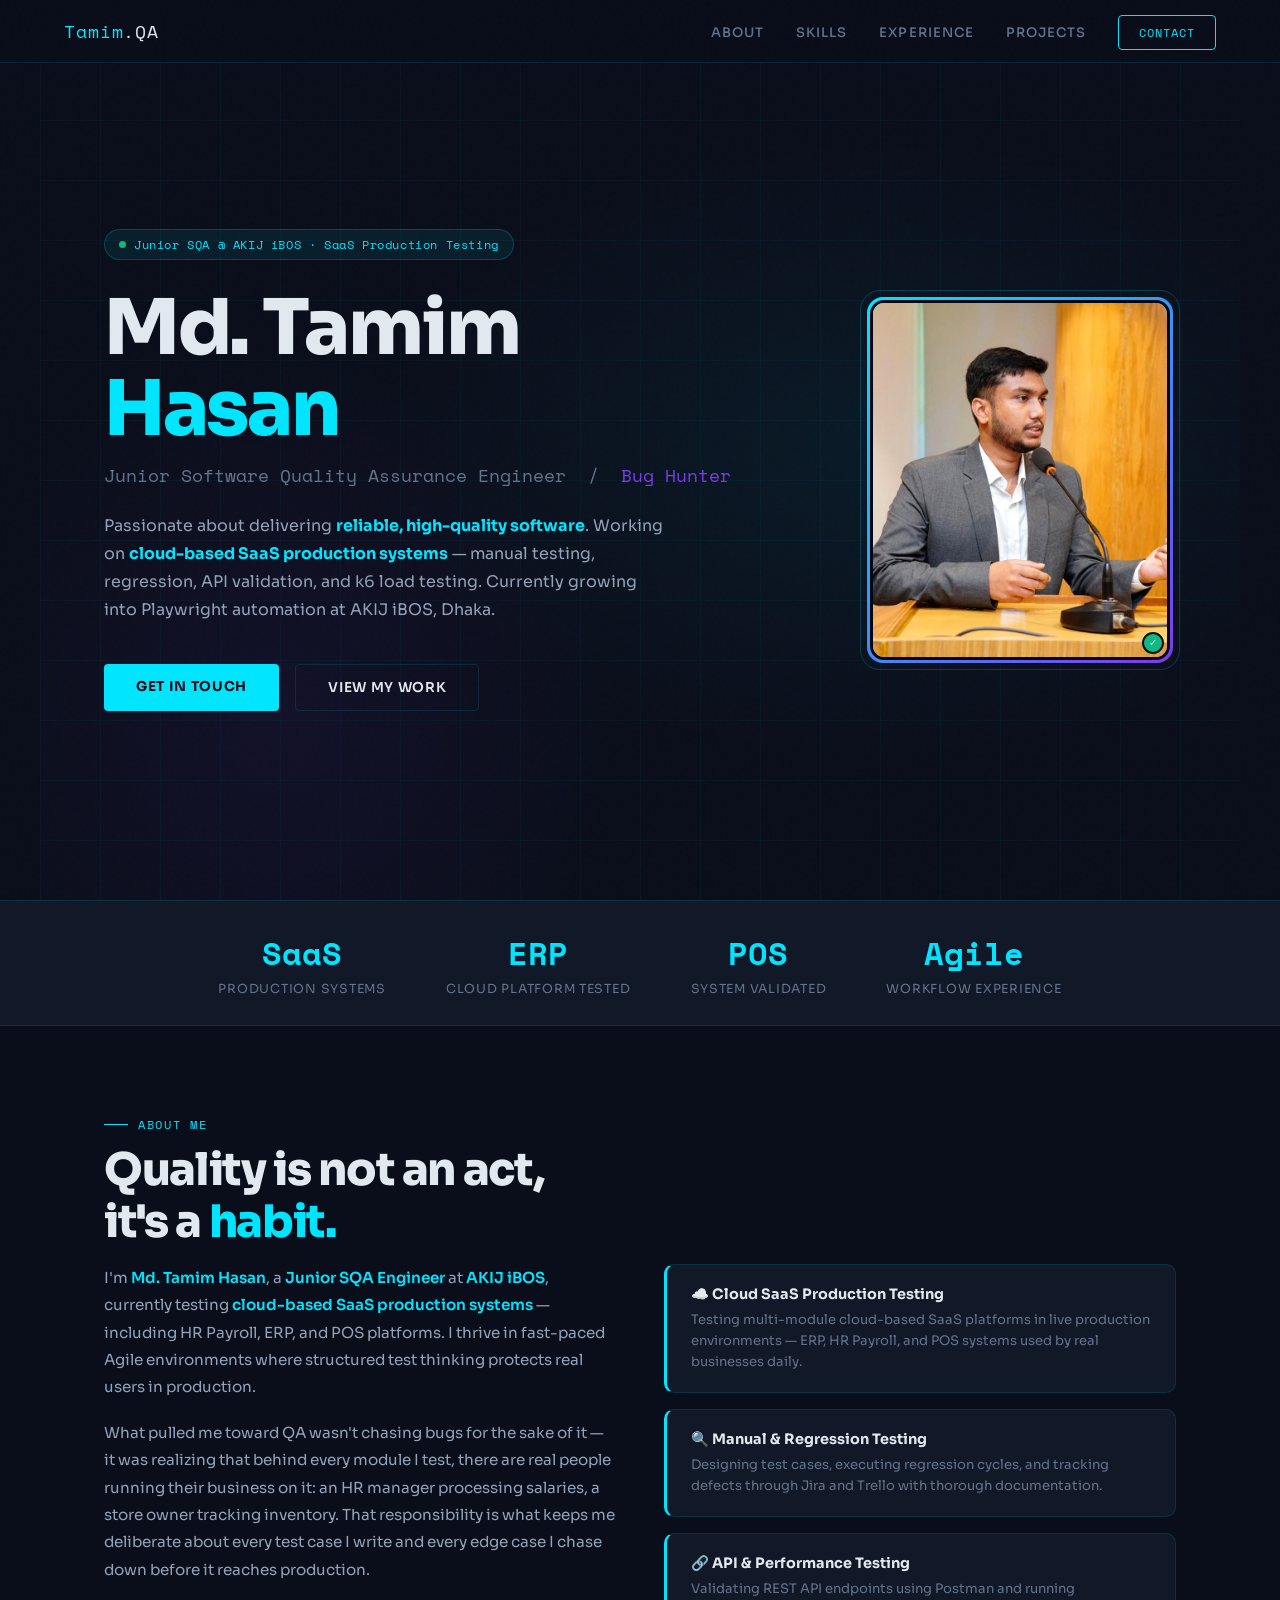
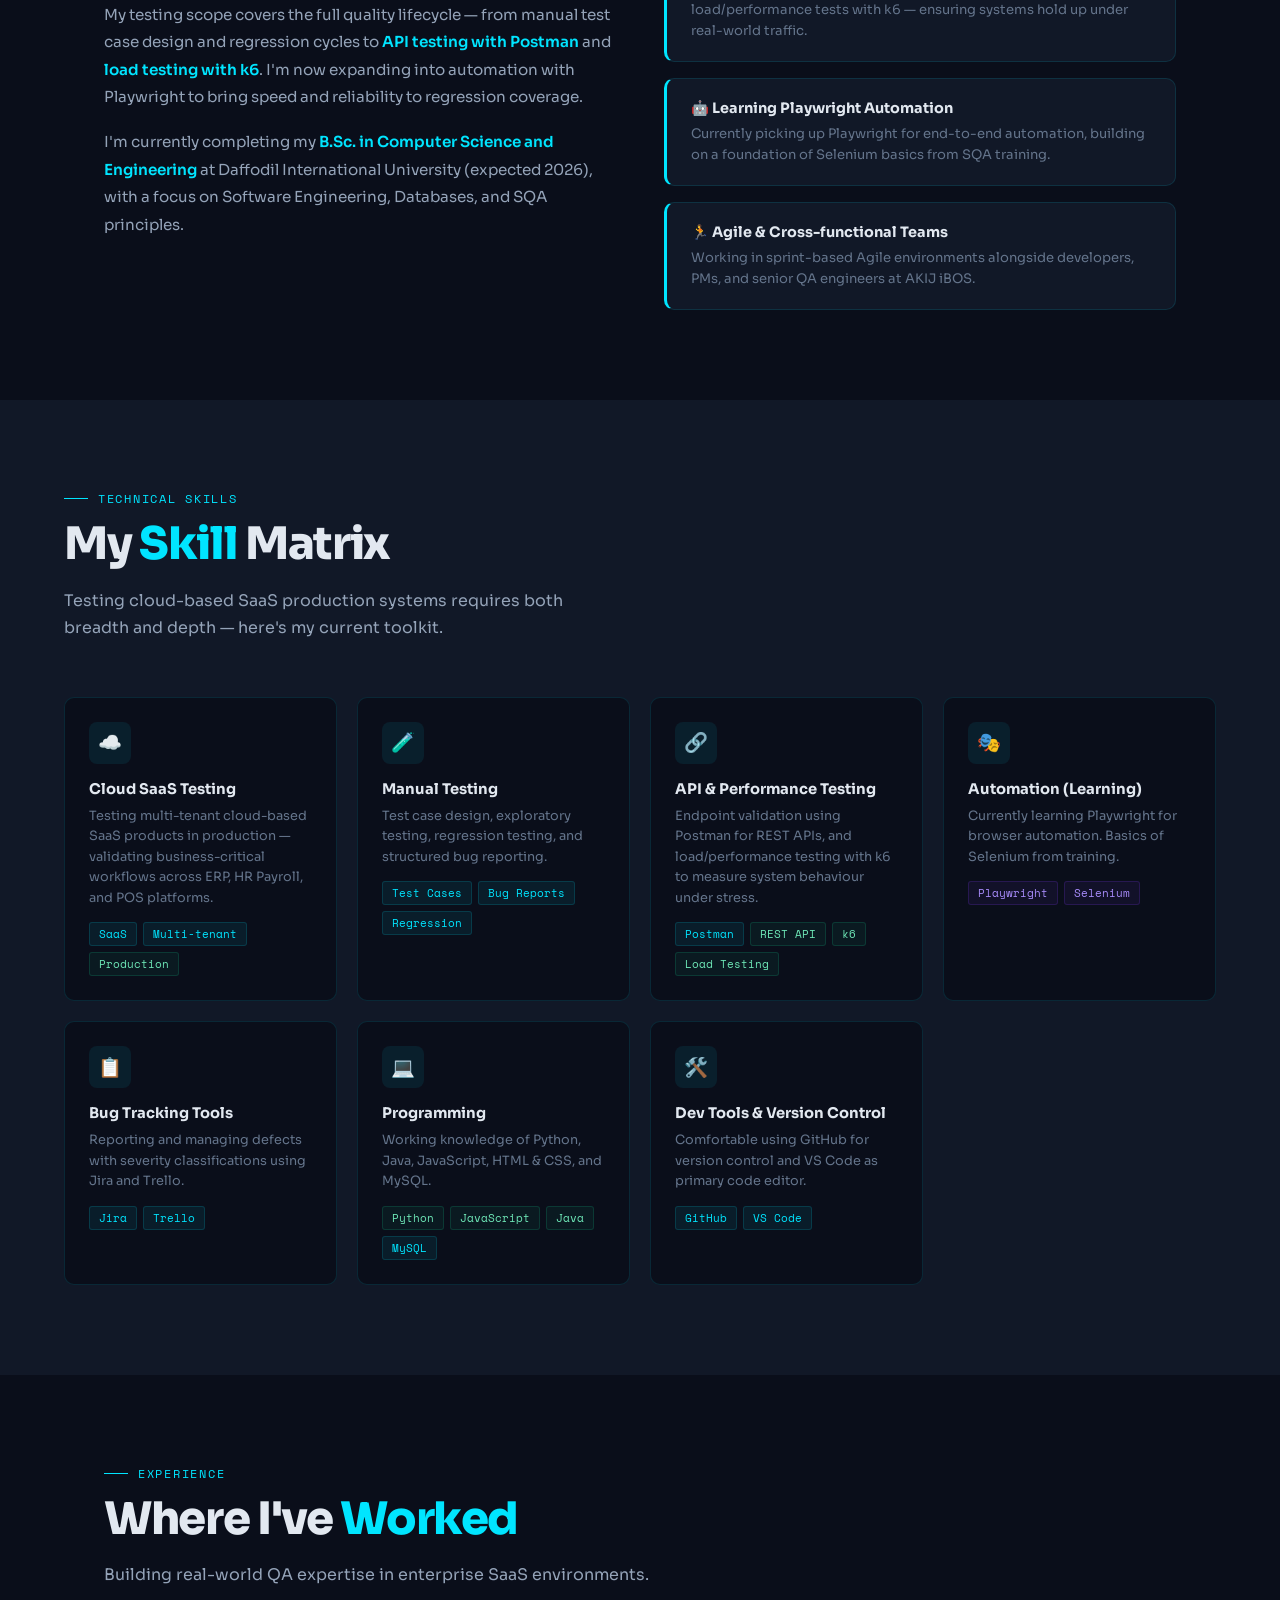
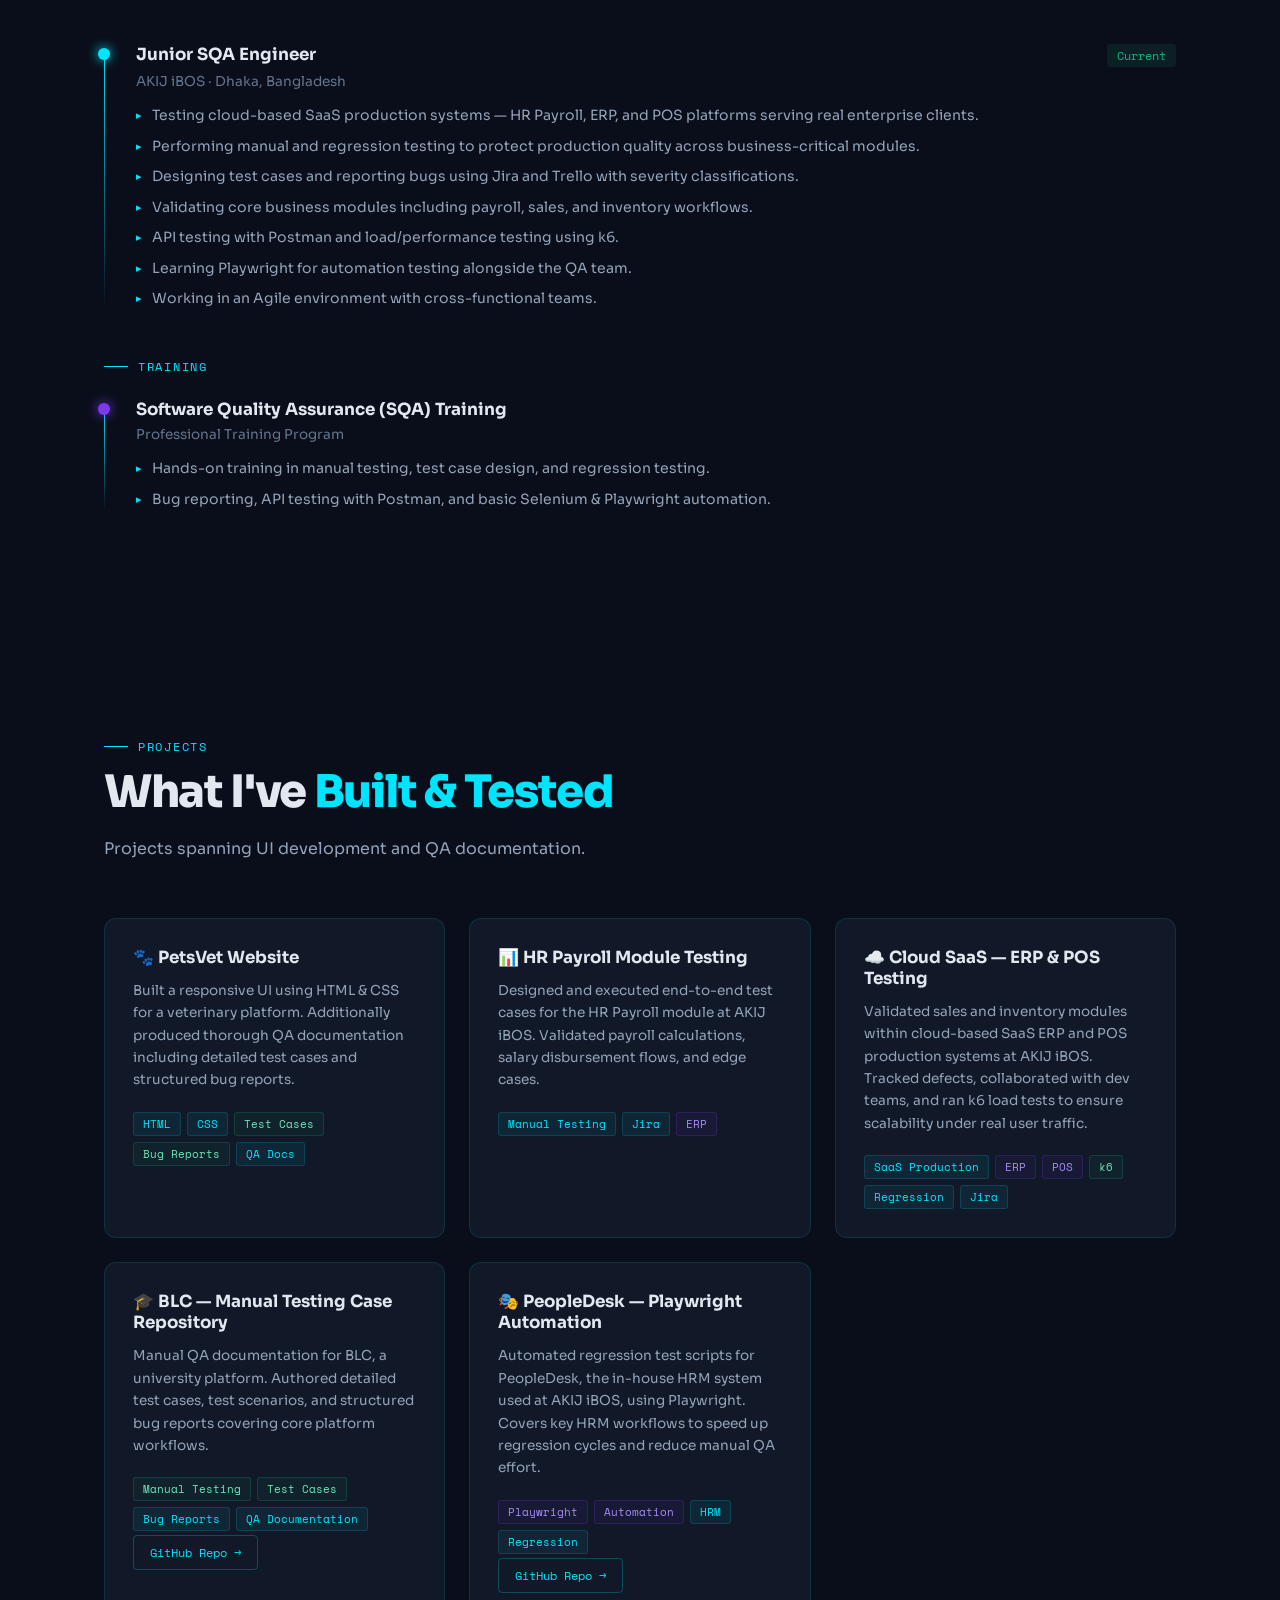
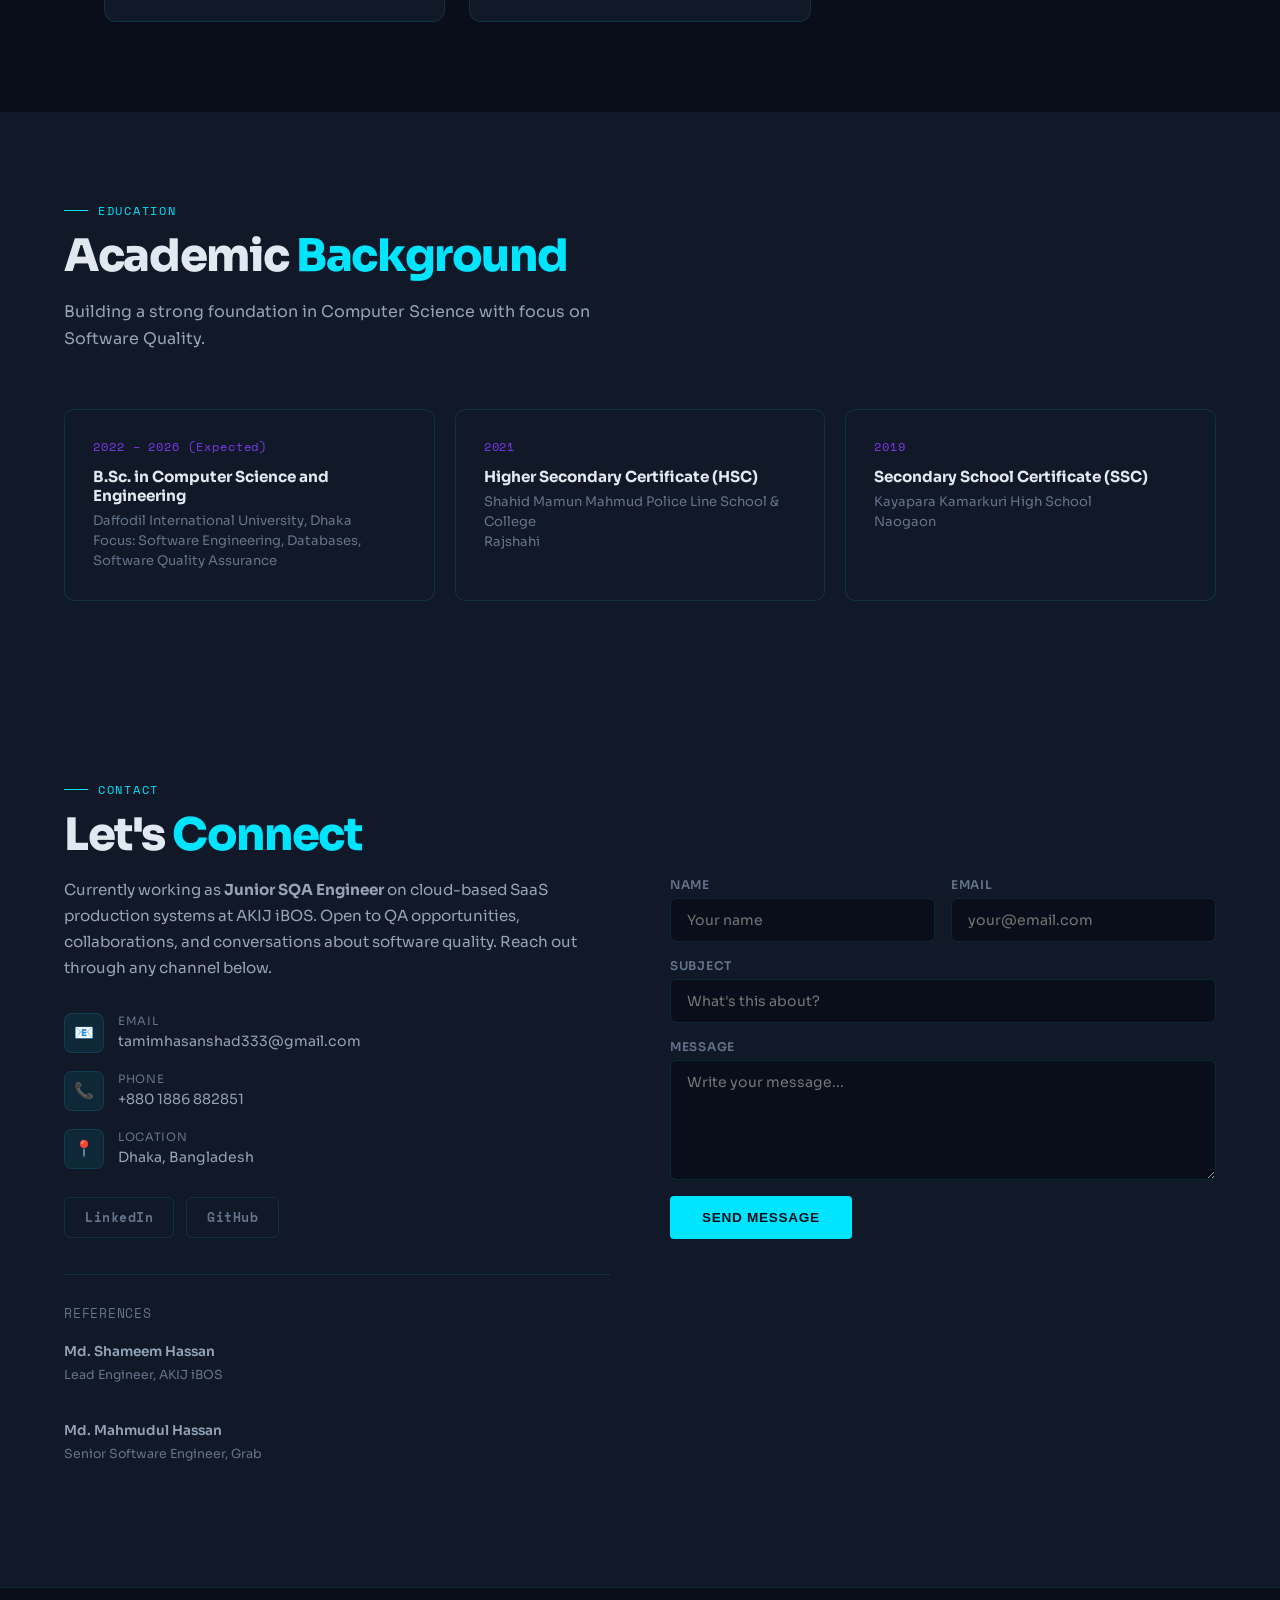
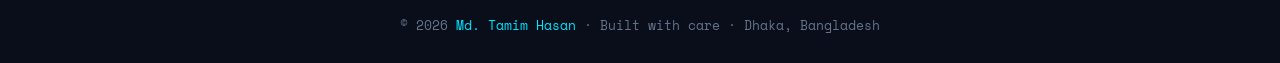
<file: index (3).html>
<!DOCTYPE html>
<html lang="en">
<head>
<meta charset="UTF-8">
<meta name="viewport" content="width=device-width, initial-scale=1.0">
<title>Md. Tamim Hasan | SQA Engineer · Cloud SaaS Testing</title>
<link href="https://fonts.googleapis.com/css2?family=Space+Mono:ital,wght@0,400;0,700;1,400&family=Sora:wght@300;400;500;600;700;800&display=swap" rel="stylesheet">
<style>
  :root {
    --bg: #0a0e1a;
    --surface: #111827;
    --surface2: #1a2236;
    --accent: #00e5ff;
    --accent2: #7c3aed;
    --accent3: #10b981;
    --text: #e2e8f0;
    --muted: #64748b;
    --border: rgba(0,229,255,0.12);
    --glow: 0 0 30px rgba(0,229,255,0.15);
  }

  * { margin: 0; padding: 0; box-sizing: border-box; }

  html { scroll-behavior: smooth; }

  body {
    font-family: 'Sora', sans-serif;
    background: var(--bg);
    color: var(--text);
    overflow-x: hidden;
  }

  /* NOISE OVERLAY */
  body::before {
    content: '';
    position: fixed;
    inset: 0;
    background-image: url("data:image/svg+xml,%3Csvg viewBox='0 0 256 256' xmlns='http://www.w3.org/2000/svg'%3E%3Cfilter id='noise'%3E%3CfeTurbulence type='fractalNoise' baseFrequency='0.9' numOctaves='4' stitchTiles='stitch'/%3E%3C/filter%3E%3Crect width='100%25' height='100%25' filter='url(%23noise)' opacity='0.035'/%3E%3C/svg%3E");
    pointer-events: none;
    z-index: 1000;
    opacity: 0.4;
  }

  /* NAV */
  nav {
    position: fixed;
    top: 0; left: 0; right: 0;
    z-index: 100;
    padding: 18px 5%;
    display: flex;
    justify-content: space-between;
    align-items: center;
    background: rgba(10,14,26,0.85);
    backdrop-filter: blur(16px);
    border-bottom: 1px solid var(--border);
  }

  .logo {
    font-family: 'Space Mono', monospace;
    font-size: 1.1rem;
    color: var(--accent);
    letter-spacing: 0.05em;
    text-decoration: none;
  }
  .logo span { color: var(--text); }

  .nav-links { display: flex; gap: 32px; list-style: none; }
  .nav-links a {
    font-size: 0.82rem;
    font-weight: 500;
    letter-spacing: 0.08em;
    text-transform: uppercase;
    color: var(--muted);
    text-decoration: none;
    transition: color 0.2s;
  }
  .nav-links a:hover { color: var(--accent); }

  .nav-cta {
    padding: 8px 20px;
    border: 1px solid var(--accent);
    border-radius: 4px;
    color: var(--accent) !important;
    font-family: 'Space Mono', monospace;
    font-size: 0.75rem !important;
    transition: background 0.2s, color 0.2s !important;
  }
  .nav-cta:hover { background: var(--accent) !important; color: var(--bg) !important; }

  /* HERO */
  #home {
    min-height: 100vh;
    display: flex;
    align-items: center;
    padding: 100px 5% 60px;
    position: relative;
    overflow: hidden;
  }

  .hero-bg {
    position: absolute;
    inset: 0;
    background:
      radial-gradient(ellipse 60% 50% at 70% 50%, rgba(0,229,255,0.06) 0%, transparent 70%),
      radial-gradient(ellipse 40% 60% at 20% 80%, rgba(124,58,237,0.07) 0%, transparent 70%);
  }

  .hero-grid {
    position: absolute;
    inset: 0;
    background-image:
      linear-gradient(rgba(0,229,255,0.03) 1px, transparent 1px),
      linear-gradient(90deg, rgba(0,229,255,0.03) 1px, transparent 1px);
    background-size: 60px 60px;
  }

  .hero-content {
    position: relative;
    z-index: 1;
    max-width: 720px;
  }

  .hero-badge {
    display: inline-flex;
    align-items: center;
    gap: 8px;
    padding: 6px 14px;
    background: rgba(0,229,255,0.08);
    border: 1px solid rgba(0,229,255,0.2);
    border-radius: 100px;
    font-size: 0.75rem;
    font-family: 'Space Mono', monospace;
    color: var(--accent);
    letter-spacing: 0.05em;
    margin-bottom: 28px;
    animation: fadeUp 0.6s ease both;
  }

  .status-dot {
    width: 7px; height: 7px;
    background: var(--accent3);
    border-radius: 50%;
    animation: pulse 2s infinite;
  }

  @keyframes pulse {
    0%, 100% { opacity: 1; transform: scale(1); }
    50% { opacity: 0.5; transform: scale(0.85); }
  }

  .hero-name {
    font-size: clamp(2.8rem, 6vw, 5rem);
    font-weight: 800;
    line-height: 1.05;
    letter-spacing: -0.03em;
    margin-bottom: 12px;
    animation: fadeUp 0.6s 0.1s ease both;
  }

  .hero-name .accent { color: var(--accent); }

  .hero-title {
    font-family: 'Space Mono', monospace;
    font-size: clamp(0.9rem, 2vw, 1.1rem);
    color: var(--muted);
    margin-bottom: 24px;
    animation: fadeUp 0.6s 0.2s ease both;
  }

  .hero-title span { color: var(--accent2); }

  .hero-desc {
    font-size: 1rem;
    line-height: 1.75;
    color: #94a3b8;
    max-width: 560px;
    margin-bottom: 40px;
    animation: fadeUp 0.6s 0.3s ease both;
  }

  .hero-actions {
    display: flex;
    gap: 16px;
    flex-wrap: wrap;
    animation: fadeUp 0.6s 0.4s ease both;
  }

  .btn-primary {
    padding: 14px 32px;
    background: var(--accent);
    color: var(--bg);
    font-weight: 700;
    font-size: 0.85rem;
    letter-spacing: 0.05em;
    text-transform: uppercase;
    border: none;
    border-radius: 4px;
    cursor: pointer;
    text-decoration: none;
    transition: transform 0.2s, box-shadow 0.2s;
  }
  .btn-primary:hover { transform: translateY(-2px); box-shadow: 0 8px 24px rgba(0,229,255,0.3); }

  .btn-secondary {
    padding: 14px 32px;
    background: transparent;
    color: var(--text);
    font-weight: 600;
    font-size: 0.85rem;
    letter-spacing: 0.05em;
    text-transform: uppercase;
    border: 1px solid var(--border);
    border-radius: 4px;
    cursor: pointer;
    text-decoration: none;
    transition: border-color 0.2s, color 0.2s;
  }
  .btn-secondary:hover { border-color: var(--accent); color: var(--accent); }

  /* Right panel in hero */
  .hero-right {
    position: absolute;
    right: 5%;
    top: 50%;
    transform: translateY(-50%);
    display: none;
    flex-direction: column;
    align-items: center;
    gap: 20px;
    width: 320px;
    animation: fadeIn 0.8s 0.5s ease both;
  }

  @media(min-width: 1100px) { .hero-right { display: flex; } }

  /* Profile photo */
  .hero-photo-wrap {
    position: relative;
    width: 300px;
    height: 360px;
    flex-shrink: 0;
    margin-top: 60px;
  }

  .hero-photo-wrap::before {
    content: '';
    position: absolute;
    inset: -3px;
    border-radius: 16px;
    background: linear-gradient(135deg, var(--accent), var(--accent2));
    z-index: 0;
  }

  .hero-photo-wrap::after {
    content: '';
    position: absolute;
    inset: -10px;
    border-radius: 20px;
    border: 1px solid rgba(0,229,255,0.2);
    z-index: 0;
  }

  .hero-photo {
    position: relative;
    z-index: 1;
    width: 100%;
    height: 100%;
    border-radius: 14px;
    object-fit: cover;
    object-position: top center;
    border: 3px solid var(--bg);
    filter: contrast(1.05) brightness(1.02);
  }

  .hero-photo-badge {
    position: absolute;
    bottom: 6px;
    right: 6px;
    z-index: 2;
    background: var(--accent3);
    border: 2px solid var(--bg);
    border-radius: 50%;
    width: 22px;
    height: 22px;
    display: flex;
    align-items: center;
    justify-content: center;
    font-size: 0.6rem;
  }



  .code-dot:nth-child(1) { background: #ff5f57; }
  .code-dot:nth-child(2) { background: #febc2e; }
  .code-dot:nth-child(3) { background: #28c840; }


  /* STATS */
  .stats-bar {
    background: var(--surface);
    border-top: 1px solid var(--border);
    border-bottom: 1px solid var(--border);
    padding: 28px 5%;
    display: flex;
    justify-content: center;
    gap: 60px;
    flex-wrap: wrap;
  }

  .stat {
    text-align: center;
  }
  .stat-num {
    font-size: 2rem;
    font-weight: 800;
    color: var(--accent);
    font-family: 'Space Mono', monospace;
  }
  .stat-label {
    font-size: 0.78rem;
    color: var(--muted);
    letter-spacing: 0.06em;
    text-transform: uppercase;
    margin-top: 4px;
  }

  /* SECTIONS */
  section {
    padding: 90px 5%;
    max-width: 1200px;
    margin: 0 auto;
  }

  .section-tag {
    font-family: 'Space Mono', monospace;
    font-size: 0.72rem;
    letter-spacing: 0.15em;
    text-transform: uppercase;
    color: var(--accent);
    margin-bottom: 12px;
    display: flex;
    align-items: center;
    gap: 10px;
  }
  .section-tag::before {
    content: '';
    width: 24px; height: 1px;
    background: var(--accent);
  }

  .section-title {
    font-size: clamp(1.8rem, 4vw, 2.8rem);
    font-weight: 800;
    letter-spacing: -0.03em;
    margin-bottom: 16px;
    line-height: 1.15;
  }

  .section-title .hl { color: var(--accent); }

  .section-sub {
    font-size: 1rem;
    color: #94a3b8;
    max-width: 560px;
    line-height: 1.7;
    margin-bottom: 56px;
  }

  /* ABOUT */
  #about .about-grid {
    display: grid;
    grid-template-columns: 1fr 1fr;
    gap: 48px;
    align-items: start;
  }

  @media(max-width: 768px) { #about .about-grid { grid-template-columns: 1fr; } }

  .about-text p {
    color: #94a3b8;
    line-height: 1.8;
    margin-bottom: 18px;
    font-size: 0.95rem;
  }

  .about-text p strong { color: var(--accent); font-weight: 600; }

  .about-highlights {
    display: flex;
    flex-direction: column;
    gap: 16px;
  }

  .highlight-card {
    padding: 20px 24px;
    background: var(--surface);
    border: 1px solid var(--border);
    border-radius: 10px;
    border-left: 3px solid var(--accent);
    transition: border-color 0.2s, box-shadow 0.2s;
  }
  .highlight-card:hover { border-left-color: var(--accent2); box-shadow: var(--glow); }

  .highlight-card h4 {
    font-size: 0.9rem;
    font-weight: 700;
    margin-bottom: 6px;
  }
  .highlight-card p {
    font-size: 0.82rem;
    color: var(--muted);
    line-height: 1.6;
  }

  /* SKILLS */
  #skills { background: var(--surface); }
  #skills > * { max-width: 1200px; margin-left: auto; margin-right: auto; }

  .skills-grid {
    display: grid;
    grid-template-columns: repeat(auto-fill, minmax(260px, 1fr));
    gap: 20px;
  }

  .skill-card {
    padding: 24px;
    background: var(--bg);
    border: 1px solid var(--border);
    border-radius: 10px;
    transition: transform 0.2s, border-color 0.2s, box-shadow 0.2s;
  }
  .skill-card:hover { transform: translateY(-4px); border-color: var(--accent); box-shadow: var(--glow); }

  .skill-icon {
    width: 42px; height: 42px;
    background: rgba(0,229,255,0.08);
    border-radius: 8px;
    display: flex;
    align-items: center;
    justify-content: center;
    font-size: 1.2rem;
    margin-bottom: 16px;
  }

  .skill-card h4 {
    font-size: 0.92rem;
    font-weight: 700;
    margin-bottom: 8px;
  }
  .skill-card p {
    font-size: 0.8rem;
    color: var(--muted);
    line-height: 1.6;
  }

  .skill-tags {
    display: flex;
    flex-wrap: wrap;
    gap: 6px;
    margin-top: 14px;
  }
  .tag {
    font-family: 'Space Mono', monospace;
    font-size: 0.68rem;
    padding: 3px 9px;
    background: rgba(0,229,255,0.07);
    border: 1px solid rgba(0,229,255,0.15);
    border-radius: 3px;
    color: var(--accent);
  }
  .tag.purple { background: rgba(124,58,237,0.07); border-color: rgba(124,58,237,0.2); color: #a78bfa; }
  .tag.green { background: rgba(16,185,129,0.07); border-color: rgba(16,185,129,0.2); color: #6ee7b7; }

  /* EXPERIENCE */
  .timeline {
    position: relative;
    padding-left: 32px;
  }
  .timeline::before {
    content: '';
    position: absolute;
    left: 0; top: 8px; bottom: 0;
    width: 1px;
    background: linear-gradient(to bottom, var(--accent), transparent);
  }

  .timeline-item {
    position: relative;
    margin-bottom: 48px;
  }

  .timeline-dot {
    position: absolute;
    left: -38px; top: 4px;
    width: 12px; height: 12px;
    background: var(--accent);
    border-radius: 50%;
    box-shadow: 0 0 12px var(--accent);
  }

  .timeline-header {
    display: flex;
    align-items: flex-start;
    justify-content: space-between;
    gap: 16px;
    flex-wrap: wrap;
    margin-bottom: 6px;
  }

  .timeline-role {
    font-size: 1.05rem;
    font-weight: 700;
  }

  .timeline-period {
    font-family: 'Space Mono', monospace;
    font-size: 0.72rem;
    color: var(--accent);
    padding: 3px 10px;
    background: rgba(0,229,255,0.08);
    border-radius: 3px;
    white-space: nowrap;
  }
  .timeline-period.current {
    background: rgba(16,185,129,0.1);
    color: var(--accent3);
  }

  .timeline-company {
    font-size: 0.85rem;
    color: var(--muted);
    margin-bottom: 14px;
  }

  .timeline-list {
    list-style: none;
    display: flex;
    flex-direction: column;
    gap: 8px;
  }

  .timeline-list li {
    font-size: 0.88rem;
    color: #94a3b8;
    padding-left: 16px;
    position: relative;
    line-height: 1.6;
  }
  .timeline-list li::before {
    content: '▸';
    position: absolute;
    left: 0;
    color: var(--accent);
    font-size: 0.7rem;
    top: 3px;
  }

  /* PROJECTS */
  .projects-grid {
    display: grid;
    grid-template-columns: repeat(auto-fill, minmax(340px, 1fr));
    gap: 24px;
  }

  .project-card {
    background: var(--surface);
    border: 1px solid var(--border);
    border-radius: 12px;
    padding: 28px;
    transition: transform 0.2s, border-color 0.2s, box-shadow 0.2s;
    position: relative;
    overflow: hidden;
  }

  .project-card::before {
    content: '';
    position: absolute;
    top: 0; left: 0; right: 0;
    height: 2px;
    background: linear-gradient(90deg, var(--accent), var(--accent2));
    opacity: 0;
    transition: opacity 0.2s;
  }
  .project-card:hover { transform: translateY(-6px); border-color: rgba(0,229,255,0.3); box-shadow: var(--glow); }
  .project-card:hover::before { opacity: 1; }

  .project-card h3 {
    font-size: 1.05rem;
    font-weight: 700;
    margin-bottom: 12px;
  }

  .project-card p {
    font-size: 0.85rem;
    color: #94a3b8;
    line-height: 1.65;
    margin-bottom: 20px;
  }

  .project-link {
    display: inline-flex;
    align-items: center;
    gap: 6px;
    margin-top: 4px;
    padding: 8px 16px;
    font-family: 'Space Mono', monospace;
    font-size: 0.75rem;
    color: var(--accent);
    border: 1px solid rgba(0,229,255,0.25);
    border-radius: 4px;
    text-decoration: none;
    transition: background 0.2s, color 0.2s;
  }
  .project-link:hover { background: var(--accent); color: var(--bg); }

  /* EDUCATION */
  .edu-grid {
    display: grid;
    grid-template-columns: repeat(auto-fill, minmax(300px, 1fr));
    gap: 20px;
  }

  .edu-card {
    padding: 28px;
    background: var(--surface);
    border: 1px solid var(--border);
    border-radius: 10px;
    transition: border-color 0.2s;
  }
  .edu-card:hover { border-color: var(--accent2); }

  .edu-year {
    font-family: 'Space Mono', monospace;
    font-size: 0.72rem;
    color: var(--accent2);
    margin-bottom: 12px;
    letter-spacing: 0.08em;
  }

  .edu-card h4 {
    font-size: 0.95rem;
    font-weight: 700;
    margin-bottom: 6px;
  }

  .edu-card p {
    font-size: 0.82rem;
    color: var(--muted);
    line-height: 1.55;
  }

  /* CONTACT */
  #contact {
    background: var(--surface);
  }

  .contact-grid {
    display: grid;
    grid-template-columns: 1fr 1fr;
    gap: 60px;
    align-items: start;
  }
  @media(max-width: 768px) { .contact-grid { grid-template-columns: 1fr; } }

  .contact-info p {
    font-size: 0.95rem;
    color: #94a3b8;
    line-height: 1.7;
    margin-bottom: 32px;
  }

  .contact-item {
    display: flex;
    align-items: center;
    gap: 14px;
    margin-bottom: 18px;
  }

  .contact-icon {
    width: 40px; height: 40px;
    background: rgba(0,229,255,0.08);
    border: 1px solid var(--border);
    border-radius: 8px;
    display: flex;
    align-items: center;
    justify-content: center;
    font-size: 1rem;
    flex-shrink: 0;
  }

  .contact-item-text a,
  .contact-item-text span {
    font-size: 0.88rem;
    color: #94a3b8;
    text-decoration: none;
  }
  .contact-item-text a:hover { color: var(--accent); }
  .contact-item-text label {
    display: block;
    font-size: 0.72rem;
    color: var(--muted);
    letter-spacing: 0.06em;
    text-transform: uppercase;
    margin-bottom: 2px;
  }

  .social-links {
    display: flex;
    gap: 12px;
    margin-top: 28px;
  }

  .social-link {
    padding: 10px 20px;
    border: 1px solid var(--border);
    border-radius: 6px;
    font-size: 0.8rem;
    font-weight: 600;
    color: var(--muted);
    text-decoration: none;
    transition: border-color 0.2s, color 0.2s;
    font-family: 'Space Mono', monospace;
    letter-spacing: 0.04em;
  }
  .social-link:hover { border-color: var(--accent); color: var(--accent); }

  /* Contact form */
  .contact-form {
    display: flex;
    flex-direction: column;
    gap: 16px;
  }

  .form-row { display: grid; grid-template-columns: 1fr 1fr; gap: 16px; }
  @media(max-width: 500px) { .form-row { grid-template-columns: 1fr; } }

  .form-group {
    display: flex;
    flex-direction: column;
    gap: 6px;
  }

  .form-group label {
    font-size: 0.75rem;
    font-weight: 600;
    letter-spacing: 0.06em;
    text-transform: uppercase;
    color: var(--muted);
  }

  .form-group input,
  .form-group textarea {
    background: var(--bg);
    border: 1px solid var(--border);
    border-radius: 6px;
    padding: 12px 16px;
    color: var(--text);
    font-family: 'Sora', sans-serif;
    font-size: 0.88rem;
    outline: none;
    transition: border-color 0.2s;
  }

  .form-group input:focus,
  .form-group textarea:focus { border-color: var(--accent); }

  .form-group textarea { resize: vertical; min-height: 120px; }

  /* FOOTER */
  footer {
    padding: 28px 5%;
    text-align: center;
    border-top: 1px solid var(--border);
  }
  footer p {
    font-size: 0.8rem;
    color: var(--muted);
    font-family: 'Space Mono', monospace;
  }
  footer span { color: var(--accent); }

  /* ANIMATIONS */
  @keyframes fadeUp {
    from { opacity: 0; transform: translateY(24px); }
    to { opacity: 1; transform: translateY(0); }
  }
  @keyframes fadeIn {
    from { opacity: 0; }
    to { opacity: 1; }
  }

  /* Scroll reveal */
  .reveal {
    opacity: 0;
    transform: translateY(30px);
    transition: opacity 0.6s ease, transform 0.6s ease;
  }
  .reveal.visible { opacity: 1; transform: translateY(0); }

  /* Mobile nav */
  @media(max-width: 768px) {
    .nav-links { display: none; }
  }
</style>
</head>
<body>

<!-- NAV -->
<nav>
  <a href="#home" class="logo">Tamim<span>.QA</span></a>
  <ul class="nav-links">
    <li><a href="#about">About</a></li>
    <li><a href="#skills">Skills</a></li>
    <li><a href="#experience">Experience</a></li>
    <li><a href="#projects">Projects</a></li>
    <li><a href="#contact" class="nav-cta">Contact</a></li>
  </ul>
</nav>

<!-- HERO -->
<section id="home">
  <div class="hero-bg"></div>
  <div class="hero-grid"></div>
  <div class="hero-content">
    <div class="hero-badge">
      <span class="status-dot"></span>
      Junior SQA @ AKIJ iBOS · SaaS Production Testing
    </div>
    <h1 class="hero-name">
      Md. Tamim<br><span class="accent">Hasan</span>
    </h1>
    <p class="hero-title">
      Junior Software Quality Assurance Engineer &nbsp;/&nbsp; <span>Bug Hunter</span>
    </p>
    <p class="hero-desc">
      Passionate about delivering <strong style="color:var(--accent)">reliable, high-quality software</strong>.
      Working on <strong style="color:var(--accent)">cloud-based SaaS production systems</strong> — manual testing,
      regression, API validation, and k6 load testing. Currently growing into
      Playwright automation at AKIJ iBOS, Dhaka.
    </p>
    <div class="hero-actions">
      <a href="#contact" class="btn-primary">Get In Touch</a>
      <a href="#projects" class="btn-secondary">View My Work</a>
    </div>
  </div>

  <!-- Right panel: photo + code -->
  <div class="hero-right">
    <!-- Profile photo -->
    <div class="hero-photo-wrap">
      <img src="[data-uri]" alt="Md. Tamim Hasan" class="hero-photo">
      <div class="hero-photo-badge">✓</div>
    </div>

</div><!-- end hero-right -->
</section>

<!-- STATS -->
<div class="stats-bar">
  <div class="stat reveal">
    <div class="stat-num">SaaS</div>
    <div class="stat-label">Production Systems</div>
  </div>
  <div class="stat reveal">
    <div class="stat-num">ERP</div>
    <div class="stat-label">Cloud Platform Tested</div>
  </div>
  <div class="stat reveal">
    <div class="stat-num">POS</div>
    <div class="stat-label">System Validated</div>
  </div>
  <div class="stat reveal">
    <div class="stat-num">Agile</div>
    <div class="stat-label">Workflow Experience</div>
  </div>
</div>

<!-- ABOUT -->
<section id="about">
  <div class="section-tag">About Me</div>
  <h2 class="section-title">Quality is not an act,<br>it's a <span class="hl">habit.</span></h2>
  <div class="about-grid reveal">
    <div class="about-text">
      <p>
        I'm <strong>Md. Tamim Hasan</strong>, a <strong>Junior SQA Engineer</strong> at <strong>AKIJ iBOS</strong>, currently
        testing <strong>cloud-based SaaS production systems</strong> — including HR Payroll, ERP, and POS platforms.
        I thrive in fast-paced Agile environments where structured test thinking protects real users in production.
      </p>
      <p>
        What pulled me toward QA wasn't chasing bugs for the sake of it — it was realizing that behind every
        module I test, there are real people running their business on it: an HR manager processing salaries,
        a store owner tracking inventory. That responsibility is what keeps me deliberate about every test case
        I write and every edge case I chase down before it reaches production.
      </p>
      <p>
        My testing scope covers the full quality lifecycle — from manual test case design and regression
        cycles to <strong>API testing with Postman</strong> and <strong>load testing with k6</strong>.
        I'm now expanding into automation with Playwright to bring speed and reliability to regression coverage.
      </p>
      <p>
        I'm currently completing my <strong>B.Sc. in Computer Science and Engineering</strong> at
        Daffodil International University (expected 2026), with a focus on Software Engineering,
        Databases, and SQA principles.
      </p>
    </div>
    <div class="about-highlights">
      <div class="highlight-card">
        <h4>☁️ Cloud SaaS Production Testing</h4>
        <p>Testing multi-module cloud-based SaaS platforms in live production environments — ERP, HR Payroll, and POS systems used by real businesses daily.</p>
      </div>
      <div class="highlight-card">
        <h4>🔍 Manual & Regression Testing</h4>
        <p>Designing test cases, executing regression cycles, and tracking defects through Jira and Trello with thorough documentation.</p>
      </div>
      <div class="highlight-card">
        <h4>🔗 API & Performance Testing</h4>
        <p>Validating REST API endpoints using Postman and running load/performance tests with k6 — ensuring systems hold up under real-world traffic.</p>
      </div>
      <div class="highlight-card">
        <h4>🤖 Learning Playwright Automation</h4>
        <p>Currently picking up Playwright for end-to-end automation, building on a foundation of Selenium basics from SQA training.</p>
      </div>
      <div class="highlight-card">
        <h4>🏃 Agile & Cross-functional Teams</h4>
        <p>Working in sprint-based Agile environments alongside developers, PMs, and senior QA engineers at AKIJ iBOS.</p>
      </div>
    </div>
  </div>
</section>

<!-- SKILLS -->
<section id="skills" style="max-width:100%; padding:90px 5%;">
  <div style="max-width:1200px;margin:0 auto;">
    <div class="section-tag">Technical Skills</div>
    <h2 class="section-title">My <span class="hl">Skill</span> Matrix</h2>
    <p class="section-sub">Testing cloud-based SaaS production systems requires both breadth and depth — here's my current toolkit.</p>

    <div class="skills-grid reveal">
      <div class="skill-card">
        <div class="skill-icon">☁️</div>
        <h4>Cloud SaaS Testing</h4>
        <p>Testing multi-tenant cloud-based SaaS products in production — validating business-critical workflows across ERP, HR Payroll, and POS platforms.</p>
        <div class="skill-tags">
          <span class="tag">SaaS</span>
          <span class="tag">Multi-tenant</span>
          <span class="tag green">Production</span>
        </div>
      </div>
      <div class="skill-card">
        <div class="skill-icon">🧪</div>
        <h4>Manual Testing</h4>
        <p>Test case design, exploratory testing, regression testing, and structured bug reporting.</p>
        <div class="skill-tags">
          <span class="tag">Test Cases</span>
          <span class="tag">Bug Reports</span>
          <span class="tag">Regression</span>
        </div>
      </div>
      <div class="skill-card">
        <div class="skill-icon">🔗</div>
        <h4>API & Performance Testing</h4>
        <p>Endpoint validation using Postman for REST APIs, and load/performance testing with k6 to measure system behaviour under stress.</p>
        <div class="skill-tags">
          <span class="tag">Postman</span>
          <span class="tag green">REST API</span>
          <span class="tag green">k6</span>
          <span class="tag green">Load Testing</span>
        </div>
      </div>
      <div class="skill-card">
        <div class="skill-icon">🎭</div>
        <h4>Automation (Learning)</h4>
        <p>Currently learning Playwright for browser automation. Basics of Selenium from training.</p>
        <div class="skill-tags">
          <span class="tag purple">Playwright</span>
          <span class="tag purple">Selenium</span>
        </div>
      </div>
      <div class="skill-card">
        <div class="skill-icon">📋</div>
        <h4>Bug Tracking Tools</h4>
        <p>Reporting and managing defects with severity classifications using Jira and Trello.</p>
        <div class="skill-tags">
          <span class="tag">Jira</span>
          <span class="tag">Trello</span>
        </div>
      </div>
      <div class="skill-card">
        <div class="skill-icon">💻</div>
        <h4>Programming</h4>
        <p>Working knowledge of Python, Java, JavaScript, HTML & CSS, and MySQL.</p>
        <div class="skill-tags">
          <span class="tag green">Python</span>
          <span class="tag green">JavaScript</span>
          <span class="tag green">Java</span>
          <span class="tag">MySQL</span>
        </div>
      </div>
      <div class="skill-card">
        <div class="skill-icon">🛠️</div>
        <h4>Dev Tools & Version Control</h4>
        <p>Comfortable using GitHub for version control and VS Code as primary code editor.</p>
        <div class="skill-tags">
          <span class="tag">GitHub</span>
          <span class="tag">VS Code</span>
        </div>
      </div>
    </div>
  </div>
</section>

<!-- EXPERIENCE -->
<section id="experience">
  <div class="section-tag">Experience</div>
  <h2 class="section-title">Where I've <span class="hl">Worked</span></h2>
  <p class="section-sub">Building real-world QA expertise in enterprise SaaS environments.</p>

  <div class="timeline reveal">
    <div class="timeline-item">
      <div class="timeline-dot"></div>
      <div class="timeline-header">
        <div class="timeline-role">Junior SQA Engineer</div>
        <span class="timeline-period current">Current</span>
      </div>
      <div class="timeline-company">AKIJ iBOS · Dhaka, Bangladesh</div>
      <ul class="timeline-list">
        <li>Testing cloud-based SaaS production systems — HR Payroll, ERP, and POS platforms serving real enterprise clients.</li>
        <li>Performing manual and regression testing to protect production quality across business-critical modules.</li>
        <li>Designing test cases and reporting bugs using Jira and Trello with severity classifications.</li>
        <li>Validating core business modules including payroll, sales, and inventory workflows.</li>
        <li>API testing with Postman and load/performance testing using k6.</li>
        <li>Learning Playwright for automation testing alongside the QA team.</li>
        <li>Working in an Agile environment with cross-functional teams.</li>
      </ul>
    </div>
  </div>

  <!-- TRAINING -->
  <div style="margin-top:16px;" class="reveal">
    <div class="section-tag" style="margin-bottom:24px;">Training</div>
    <div class="timeline">
      <div class="timeline-item">
        <div class="timeline-dot" style="background:var(--accent2);box-shadow:0 0 12px var(--accent2);"></div>
        <div class="timeline-header">
          <div class="timeline-role">Software Quality Assurance (SQA) Training</div>
        </div>
        <div class="timeline-company">Professional Training Program</div>
        <ul class="timeline-list">
          <li>Hands-on training in manual testing, test case design, and regression testing.</li>
          <li>Bug reporting, API testing with Postman, and basic Selenium & Playwright automation.</li>
        </ul>
      </div>
    </div>
  </div>
</section>

<!-- PROJECTS -->
<section id="projects">
  <div class="section-tag">Projects</div>
  <h2 class="section-title">What I've <span class="hl">Built & Tested</span></h2>
  <p class="section-sub">Projects spanning UI development and QA documentation.</p>

  <div class="projects-grid reveal">
    <div class="project-card">
      <h3>🐾 PetsVet Website</h3>
      <p>
        Built a responsive UI using HTML & CSS for a veterinary platform. Additionally produced
        thorough QA documentation including detailed test cases and structured bug reports.
      </p>
      <div class="skill-tags">
        <span class="tag">HTML</span>
        <span class="tag">CSS</span>
        <span class="tag green">Test Cases</span>
        <span class="tag green">Bug Reports</span>
        <span class="tag">QA Docs</span>
      </div>
    </div>
    <div class="project-card">
      <h3>📊 HR Payroll Module Testing</h3>
      <p>
        Designed and executed end-to-end test cases for the HR Payroll module at AKIJ iBOS.
        Validated payroll calculations, salary disbursement flows, and edge cases.
      </p>
      <div class="skill-tags">
        <span class="tag">Manual Testing</span>
        <span class="tag">Jira</span>
        <span class="tag purple">ERP</span>
      </div>
    </div>
    <div class="project-card">
      <h3>☁️ Cloud SaaS — ERP & POS Testing</h3>
      <p>
        Validated sales and inventory modules within cloud-based SaaS ERP and POS production systems at AKIJ iBOS.
        Tracked defects, collaborated with dev teams, and ran k6 load tests to ensure scalability under real user traffic.
      </p>
      <div class="skill-tags">
        <span class="tag">SaaS Production</span>
        <span class="tag purple">ERP</span>
        <span class="tag purple">POS</span>
        <span class="tag green">k6</span>
        <span class="tag">Regression</span>
        <span class="tag">Jira</span>
      </div>
    </div>
    <div class="project-card">
      <h3>🎓 BLC — Manual Testing Case Repository</h3>
      <p>
        Manual QA documentation for BLC, a university platform. Authored detailed test cases,
        test scenarios, and structured bug reports covering core platform workflows.
      </p>
      <div class="skill-tags">
        <span class="tag green">Manual Testing</span>
        <span class="tag green">Test Cases</span>
        <span class="tag">Bug Reports</span>
        <span class="tag">QA Documentation</span>
      </div>
      <a href="https://github.com/Tamim-hasan12/Manual-testing-blc" target="_blank" class="project-link">GitHub Repo →</a>
    </div>
    <div class="project-card">
      <h3>🎭 PeopleDesk — Playwright Automation</h3>
      <p>
        Automated regression test scripts for PeopleDesk, the in-house HRM system used at AKIJ iBOS,
        using Playwright. Covers key HRM workflows to speed up regression cycles and reduce manual QA effort.
      </p>
      <div class="skill-tags">
        <span class="tag purple">Playwright</span>
        <span class="tag purple">Automation</span>
        <span class="tag">HRM</span>
        <span class="tag">Regression</span>
      </div>
      <a href="https://github.com/Tamim-hasan12/Peopledesk-Demo-Playwright-automation" target="_blank" class="project-link">GitHub Repo →</a>
    </div>
  </div>
</section>

<!-- EDUCATION -->
<section id="education" style="background:var(--surface); max-width:100%; padding:90px 5%;">
  <div style="max-width:1200px; margin:0 auto;">
    <div class="section-tag">Education</div>
    <h2 class="section-title">Academic <span class="hl">Background</span></h2>
    <p class="section-sub">Building a strong foundation in Computer Science with focus on Software Quality.</p>
    <div class="edu-grid reveal">
      <div class="edu-card">
        <div class="edu-year">2022 – 2026 (Expected)</div>
        <h4>B.Sc. in Computer Science and Engineering</h4>
        <p>Daffodil International University, Dhaka<br>
        Focus: Software Engineering, Databases, Software Quality Assurance</p>
      </div>
      <div class="edu-card">
        <div class="edu-year">2021</div>
        <h4>Higher Secondary Certificate (HSC)</h4>
        <p>Shahid Mamun Mahmud Police Line School & College<br>Rajshahi</p>
      </div>
      <div class="edu-card">
        <div class="edu-year">2019</div>
        <h4>Secondary School Certificate (SSC)</h4>
        <p>Kayapara Kamarkuri High School<br>Naogaon</p>
      </div>
    </div>
  </div>
</section>

<!-- CONTACT -->
<section id="contact" style="max-width:100%; padding:90px 5%; background:var(--surface);">
  <div style="max-width:1200px; margin:0 auto;">
    <div class="section-tag">Contact</div>
    <h2 class="section-title">Let's <span class="hl">Connect</span></h2>

    <div class="contact-grid reveal">
      <div class="contact-info">
        <p>Currently working as <strong>Junior SQA Engineer</strong> on cloud-based SaaS production systems at AKIJ iBOS. Open to QA opportunities,
        collaborations, and conversations about software quality. Reach out through any channel below.</p>

        <div class="contact-item">
          <div class="contact-icon">📧</div>
          <div class="contact-item-text">
            <label>Email</label>
            <a href="mailto:tamimhasanshad333@gmail.com">tamimhasanshad333@gmail.com</a>
          </div>
        </div>
        <div class="contact-item">
          <div class="contact-icon">📞</div>
          <div class="contact-item-text">
            <label>Phone</label>
            <a href="tel:+8801886882851">+880 1886 882851</a>
          </div>
        </div>
        <div class="contact-item">
          <div class="contact-icon">📍</div>
          <div class="contact-item-text">
            <label>Location</label>
            <span>Dhaka, Bangladesh</span>
          </div>
        </div>

        <div class="social-links">
          <a href="https://www.linkedin.com/in/tamim-hasan-00199625b/" target="_blank" class="social-link">LinkedIn</a>
          <a href="https://github.com/Tamim-hasan12" target="_blank" class="social-link">GitHub</a>
        </div>

        <div style="margin-top:36px; padding-top:28px; border-top:1px solid var(--border);">
          <p style="font-size:0.8rem; color:var(--muted); margin-bottom:16px; font-family:'Space Mono',monospace; letter-spacing:0.06em; text-transform:uppercase;">References</p>
          <div style="margin-bottom:12px;">
            <p style="font-size:0.85rem; font-weight:600; margin-bottom:2px;">Md. Shameem Hassan</p>
            <p style="font-size:0.78rem; color:var(--muted);">Lead Engineer, AKIJ iBOS</p>
          </div>
          <div>
            <p style="font-size:0.85rem; font-weight:600; margin-bottom:2px;">Md. Mahmudul Hassan</p>
            <p style="font-size:0.78rem; color:var(--muted);">Senior Software Engineer, Grab</p>
          </div>
        </div>
      </div>

      <form id="contact-form" class="contact-form" action="https://formspree.io/f/xpqgejkv" method="POST">
        <div class="form-row">
          <div class="form-group">
            <label>Name</label>
            <input type="text" name="name" placeholder="Your name" required>
          </div>
          <div class="form-group">
            <label>Email</label>
            <input type="email" name="email" placeholder="your@email.com" required>
          </div>
        </div>
        <div class="form-group">
          <label>Subject</label>
          <input type="text" name="subject" placeholder="What's this about?">
        </div>
        <div class="form-group">
          <label>Message</label>
          <textarea name="message" placeholder="Write your message..." required></textarea>
        </div>
        <!-- honeypot field to reduce spam, keep hidden from real users -->
        <input type="text" name="_gotcha" style="display:none">
        <button type="submit" class="btn-primary" style="align-self:flex-start;">Send Message</button>
        <p id="contact-form-status" style="font-size:0.82rem; margin-top:12px; color:var(--muted);"></p>
      </form>
    </div>
  </div>
</section>

<script>
  // Contact form -> Formspree (AJAX submit, stays on page)
  const contactForm = document.getElementById('contact-form');
  const contactStatus = document.getElementById('contact-form-status');
  if (contactForm) {
    contactForm.addEventListener('submit', async (e) => {
      e.preventDefault();
      const submitBtn = contactForm.querySelector('button[type="submit"]');
      submitBtn.disabled = true;
      contactStatus.style.color = 'var(--muted)';
      contactStatus.textContent = 'Sending...';
      try {
        const res = await fetch(contactForm.action, {
          method: 'POST',
          body: new FormData(contactForm),
          headers: { 'Accept': 'application/json' }
        });
        if (res.ok) {
          contactStatus.style.color = 'var(--accent3)';
          contactStatus.textContent = 'Message sent! I\'ll get back to you soon.';
          contactForm.reset();
        } else {
          contactStatus.style.color = '#f87171';
          contactStatus.textContent = 'Something went wrong. Please email me directly instead.';
        }
      } catch (err) {
        contactStatus.style.color = '#f87171';
        contactStatus.textContent = 'Network error. Please email me directly instead.';
      } finally {
        submitBtn.disabled = false;
      }
    });
  }
</script>

<!-- FOOTER -->
<footer>
  <p>© 2026 <span>Md. Tamim Hasan</span> · Built with care · Dhaka, Bangladesh</p>
</footer>

<script>
  // Scroll reveal
  const reveals = document.querySelectorAll('.reveal');
  const observer = new IntersectionObserver((entries) => {
    entries.forEach(entry => {
      if (entry.isIntersecting) {
        entry.target.classList.add('visible');
      }
    });
  }, { threshold: 0.1 });
  reveals.forEach(el => observer.observe(el));
</script>

</body>
</html>
</file>
